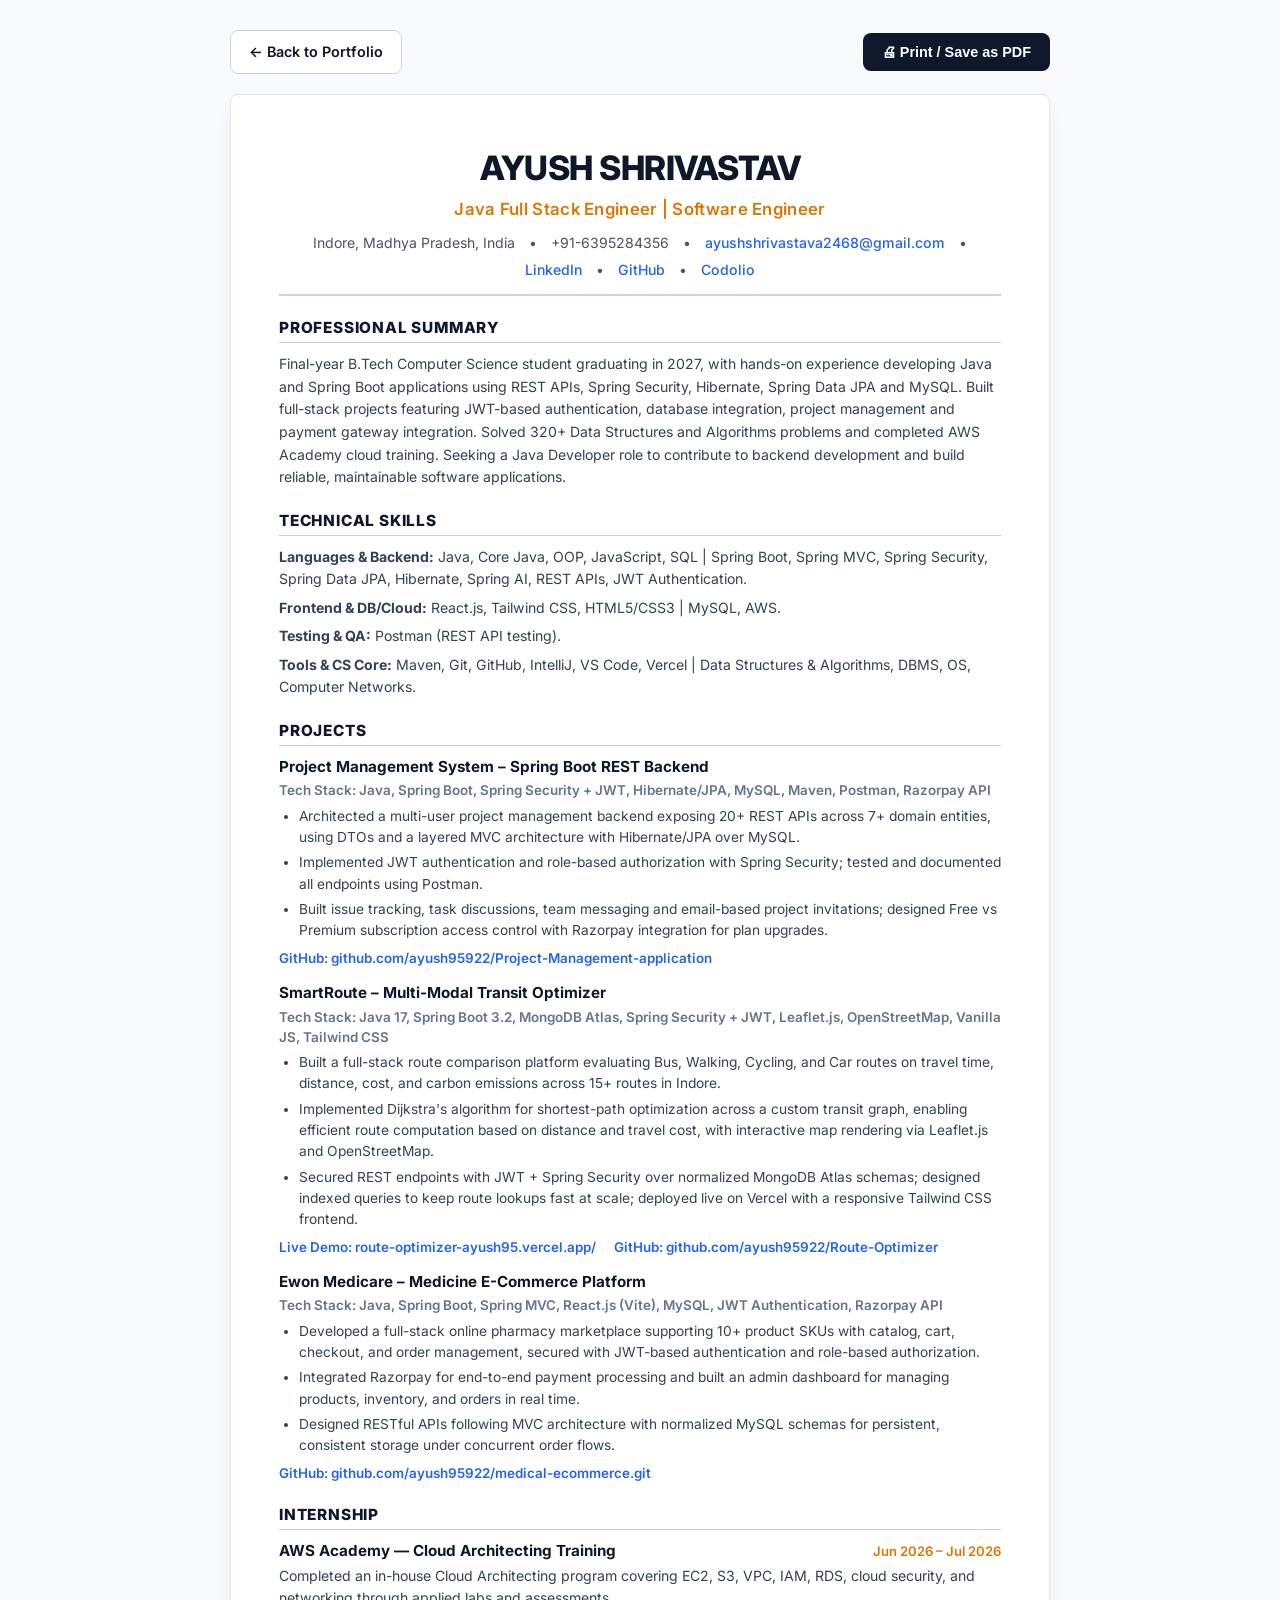
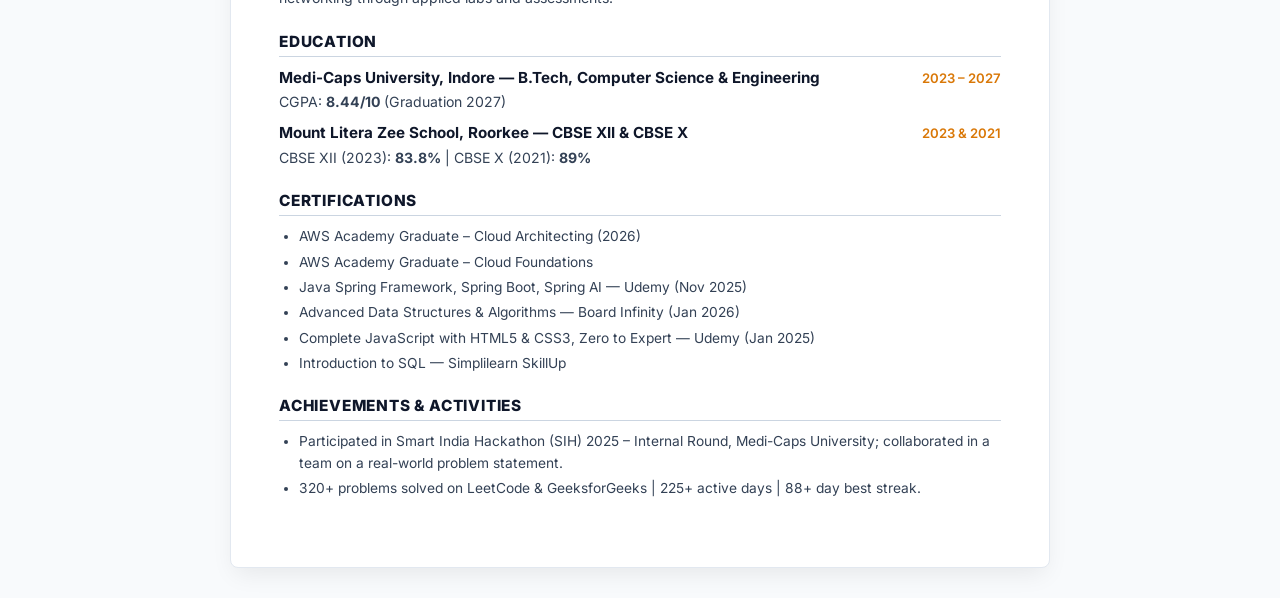
<file: cv.html>
<!DOCTYPE html>
<html lang="en">
<head>
    <meta charset="UTF-8">
    <meta name="viewport" content="width=device-width, initial-scale=1.0">
    <title>Ayush Shrivastav - Curriculum Vitae</title>
    <link rel="preconnect" href="https://fonts.googleapis.com">
    <link rel="preconnect" href="https://fonts.gstatic.com" crossorigin>
    <link href="https://fonts.googleapis.com/css2?family=Inter:wght@400;500;600;700;800&display=swap" rel="stylesheet">
    <style>
        :root {
            --primary: #d97706;
            --text-main: #0f172a;
            --text-muted: #475569;
            --border: #cbd5e1;
            --bg-page: #f8fafc;
        }

        * {
            box-sizing: border-box;
            margin: 0;
            padding: 0;
        }

        body {
            font-family: 'Inter', -apple-system, BlinkMacSystemFont, 'Segoe UI', Roboto, sans-serif;
            background-color: var(--bg-page);
            color: var(--text-main);
            line-height: 1.5;
            padding: 30px 15px;
            -webkit-print-color-adjust: exact;
            print-color-adjust: exact;
        }

        .controls-bar {
            max-width: 820px;
            margin: 0 auto 20px;
            display: flex;
            align-items: center;
            justify-content: space-between;
            gap: 12px;
            flex-wrap: wrap;
        }

        .btn {
            display: inline-flex;
            align-items: center;
            gap: 8px;
            padding: 10px 18px;
            border-radius: 8px;
            font-size: 0.9rem;
            font-weight: 600;
            text-decoration: none;
            cursor: pointer;
            border: 1px solid transparent;
            transition: all 0.2s;
        }

        .btn-print {
            background-color: #0f172a;
            color: #ffffff;
        }

        .btn-print:hover {
            background-color: #1e293b;
        }

        .btn-back {
            background-color: #ffffff;
            color: #0f172a;
            border-color: #cbd5e1;
        }

        .btn-back:hover {
            background-color: #f1f5f9;
        }

        .cv-document {
            max-width: 820px;
            margin: 0 auto;
            background: #ffffff;
            padding: 48px 48px;
            border-radius: 8px;
            box-shadow: 0 10px 25px -5px rgba(0, 0, 0, 0.08);
            border: 1px solid #e2e8f0;
        }

        header {
            border-bottom: 2px solid var(--border);
            padding-bottom: 14px;
            margin-bottom: 20px;
            text-align: center;
        }

        h1 {
            font-size: 2.1rem;
            font-weight: 800;
            letter-spacing: -0.5px;
            color: var(--text-main);
            text-transform: uppercase;
            margin-bottom: 4px;
        }

        .headline {
            font-size: 1.05rem;
            font-weight: 600;
            color: var(--primary);
            margin-bottom: 10px;
            letter-spacing: 0.3px;
        }

        .contact-info {
            display: flex;
            justify-content: center;
            flex-wrap: wrap;
            gap: 6px 14px;
            font-size: 0.88rem;
            color: var(--text-muted);
        }

        .contact-info a {
            color: #2563eb;
            text-decoration: none;
            font-weight: 500;
        }

        .contact-info a:hover {
            text-decoration: underline;
        }

        section {
            margin-bottom: 20px;
        }

        h2 {
            font-size: 0.96rem;
            font-weight: 800;
            text-transform: uppercase;
            letter-spacing: 0.8px;
            color: var(--text-main);
            border-bottom: 1.5px solid var(--border);
            padding-bottom: 3px;
            margin-bottom: 10px;
        }

        p {
            font-size: 0.88rem;
            color: #334155;
            line-height: 1.6;
            margin-bottom: 6px;
        }

        .project-item {
            margin-bottom: 14px;
        }

        .item-header {
            display: flex;
            justify-content: space-between;
            align-items: baseline;
            flex-wrap: wrap;
            margin-bottom: 2px;
        }

        .item-title {
            font-size: 0.95rem;
            font-weight: 700;
            color: #0f172a;
        }

        .item-date {
            font-size: 0.82rem;
            font-weight: 600;
            color: var(--primary);
        }

        .tech-stack {
            font-size: 0.84rem;
            font-weight: 600;
            color: #64748b;
            margin-bottom: 5px;
        }

        ul {
            padding-left: 20px;
            margin-top: 4px;
            margin-bottom: 6px;
        }

        li {
            font-size: 0.86rem;
            color: #334155;
            line-height: 1.55;
            margin-bottom: 4px;
        }

        .links-row {
            font-size: 0.84rem;
            margin-top: 4px;
        }

        .links-row a {
            color: #2563eb;
            text-decoration: none;
            font-weight: 600;
            margin-right: 14px;
        }

        .links-row a:hover {
            text-decoration: underline;
        }

        @media print {
            body {
                background: #ffffff;
                padding: 0;
            }
            .controls-bar {
                display: none !important;
            }
            .cv-document {
                border: none;
                box-shadow: none;
                padding: 0;
                max-width: 100%;
            }
            @page {
                margin: 12mm 15mm;
            }
        }

        @media (max-width: 600px) {
            .cv-document {
                padding: 24px 16px;
            }
            h1 {
                font-size: 1.6rem;
            }
            .contact-info {
                font-size: 0.8rem;
                flex-direction: column;
                align-items: center;
                gap: 4px;
            }
        }
    </style>
</head>
<body>

    <div class="controls-bar">
        <a href="index.html" class="btn btn-back">← Back to Portfolio</a>
        <button onclick="window.print()" class="btn btn-print">🖨 Print / Save as PDF</button>
    </div>

    <main class="cv-document">
        <header>
            <h1>AYUSH SHRIVASTAV</h1>
            <div class="headline">Java Full Stack Engineer | Software Engineer</div>
            <div class="contact-info">
                <span>Indore, Madhya Pradesh, India</span>
                <span>•</span>
                <span>+91-6395284356</span>
                <span>•</span>
                <a href="mailto:ayushshrivastava2468@gmail.com">ayushshrivastava2468@gmail.com</a>
                <span>•</span>
                <a href="https://www.linkedin.com/in/ayush-shrivastava-908a51404/" target="_blank">LinkedIn</a>
                <span>•</span>
                <a href="https://github.com/ayush95922" target="_blank">GitHub</a>
                <span>•</span>
                <a href="https://codolio.com/profile/Ayush95" target="_blank">Codolio</a>
            </div>
        </header>

        <!-- Professional Summary -->
        <section>
            <h2>PROFESSIONAL SUMMARY</h2>
            <p>Final-year B.Tech Computer Science student graduating in 2027, with hands-on experience developing Java and Spring Boot applications using REST APIs, Spring Security, Hibernate, Spring Data JPA and MySQL. Built full-stack projects featuring JWT-based authentication, database integration, project management and payment gateway integration. Solved 320+ Data Structures and Algorithms problems and completed AWS Academy cloud training. Seeking a Java Developer role to contribute to backend development and build reliable, maintainable software applications.</p>
        </section>

        <!-- Technical Skills -->
        <section>
            <h2>TECHNICAL SKILLS</h2>
            <p><strong>Languages &amp; Backend:</strong> Java, Core Java, OOP, JavaScript, SQL | Spring Boot, Spring MVC, Spring Security, Spring Data JPA, Hibernate, Spring AI, REST APIs, JWT Authentication.</p>
            <p><strong>Frontend &amp; DB/Cloud:</strong> React.js, Tailwind CSS, HTML5/CSS3 | MySQL, AWS.</p>
            <p><strong>Testing &amp; QA:</strong> Postman (REST API testing).</p>
            <p><strong>Tools &amp; CS Core:</strong> Maven, Git, GitHub, IntelliJ, VS Code, Vercel | Data Structures &amp; Algorithms, DBMS, OS, Computer Networks.</p>
        </section>

        <!-- Projects -->
        <section>
            <h2>PROJECTS</h2>
            
            <div class="project-item">
                <div class="item-header">
                    <span class="item-title">Project Management System – Spring Boot REST Backend</span>
                </div>
                <div class="tech-stack">Tech Stack: Java, Spring Boot, Spring Security + JWT, Hibernate/JPA, MySQL, Maven, Postman, Razorpay API</div>
                <ul>
                    <li>Architected a multi-user project management backend exposing 20+ REST APIs across 7+ domain entities, using DTOs and a layered MVC architecture with Hibernate/JPA over MySQL.</li>
                    <li>Implemented JWT authentication and role-based authorization with Spring Security; tested and documented all endpoints using Postman.</li>
                    <li>Built issue tracking, task discussions, team messaging and email-based project invitations; designed Free vs Premium subscription access control with Razorpay integration for plan upgrades.</li>
                </ul>
                <div class="links-row">
                    <a href="https://github.com/ayush95922/Project-Management-application" target="_blank">GitHub: github.com/ayush95922/Project-Management-application</a>
                </div>
            </div>

            <div class="project-item">
                <div class="item-header">
                    <span class="item-title">SmartRoute – Multi-Modal Transit Optimizer</span>
                </div>
                <div class="tech-stack">Tech Stack: Java 17, Spring Boot 3.2, MongoDB Atlas, Spring Security + JWT, Leaflet.js, OpenStreetMap, Vanilla JS, Tailwind CSS</div>
                <ul>
                    <li>Built a full-stack route comparison platform evaluating Bus, Walking, Cycling, and Car routes on travel time, distance, cost, and carbon emissions across 15+ routes in Indore.</li>
                    <li>Implemented Dijkstra's algorithm for shortest-path optimization across a custom transit graph, enabling efficient route computation based on distance and travel cost, with interactive map rendering via Leaflet.js and OpenStreetMap.</li>
                    <li>Secured REST endpoints with JWT + Spring Security over normalized MongoDB Atlas schemas; designed indexed queries to keep route lookups fast at scale; deployed live on Vercel with a responsive Tailwind CSS frontend.</li>
                </ul>
                <div class="links-row">
                    <a href="https://route-optimizer-ayush95.vercel.app/" target="_blank">Live Demo: route-optimizer-ayush95.vercel.app/</a>
                    <a href="https://github.com/ayush95922/Route-Optimizer" target="_blank">GitHub: github.com/ayush95922/Route-Optimizer</a>
                </div>
            </div>

            <div class="project-item">
                <div class="item-header">
                    <span class="item-title">Ewon Medicare – Medicine E-Commerce Platform</span>
                </div>
                <div class="tech-stack">Tech Stack: Java, Spring Boot, Spring MVC, React.js (Vite), MySQL, JWT Authentication, Razorpay API</div>
                <ul>
                    <li>Developed a full-stack online pharmacy marketplace supporting 10+ product SKUs with catalog, cart, checkout, and order management, secured with JWT-based authentication and role-based authorization.</li>
                    <li>Integrated Razorpay for end-to-end payment processing and built an admin dashboard for managing products, inventory, and orders in real time.</li>
                    <li>Designed RESTful APIs following MVC architecture with normalized MySQL schemas for persistent, consistent storage under concurrent order flows.</li>
                </ul>
                <div class="links-row">
                    <a href="https://github.com/ayush95922/medical-ecommerce.git" target="_blank">GitHub: github.com/ayush95922/medical-ecommerce.git</a>
                </div>
            </div>
        </section>

        <!-- Internship / Experience -->
        <section>
            <h2>INTERNSHIP</h2>
            <div class="item-header">
                <span class="item-title">AWS Academy — Cloud Architecting Training</span>
                <span class="item-date">Jun 2026 – Jul 2026</span>
            </div>
            <p>Completed an in-house Cloud Architecting program covering EC2, S3, VPC, IAM, RDS, cloud security, and networking through applied labs and assessments.</p>
        </section>

        <!-- Education -->
        <section>
            <h2>EDUCATION</h2>
            <div class="item-header">
                <span class="item-title">Medi-Caps University, Indore — B.Tech, Computer Science &amp; Engineering</span>
                <span class="item-date">2023 – 2027</span>
            </div>
            <p>CGPA: <strong>8.44/10</strong> (Graduation 2027)</p>

            <div class="item-header" style="margin-top: 8px;">
                <span class="item-title">Mount Litera Zee School, Roorkee — CBSE XII &amp; CBSE X</span>
                <span class="item-date">2023 &amp; 2021</span>
            </div>
            <p>CBSE XII (2023): <strong>83.8%</strong> | CBSE X (2021): <strong>89%</strong></p>
        </section>

        <!-- Certifications -->
        <section>
            <h2>CERTIFICATIONS</h2>
            <ul>
                <li>AWS Academy Graduate – Cloud Architecting (2026)</li>
                <li>AWS Academy Graduate – Cloud Foundations</li>
                <li>Java Spring Framework, Spring Boot, Spring AI — Udemy (Nov 2025)</li>
                <li>Advanced Data Structures &amp; Algorithms — Board Infinity (Jan 2026)</li>
                <li>Complete JavaScript with HTML5 &amp; CSS3, Zero to Expert — Udemy (Jan 2025)</li>
                <li>Introduction to SQL — Simplilearn SkillUp</li>
            </ul>
        </section>

        <!-- Achievements & Activities -->
        <section>
            <h2>ACHIEVEMENTS &amp; ACTIVITIES</h2>
            <ul>
                <li>Participated in Smart India Hackathon (SIH) 2025 – Internal Round, Medi-Caps University; collaborated in a team on a real-world problem statement.</li>
                <li>320+ problems solved on LeetCode &amp; GeeksforGeeks | 225+ active days | 88+ day best streak.</li>
            </ul>
        </section>
    </main>

</body>
</html>
</file>
